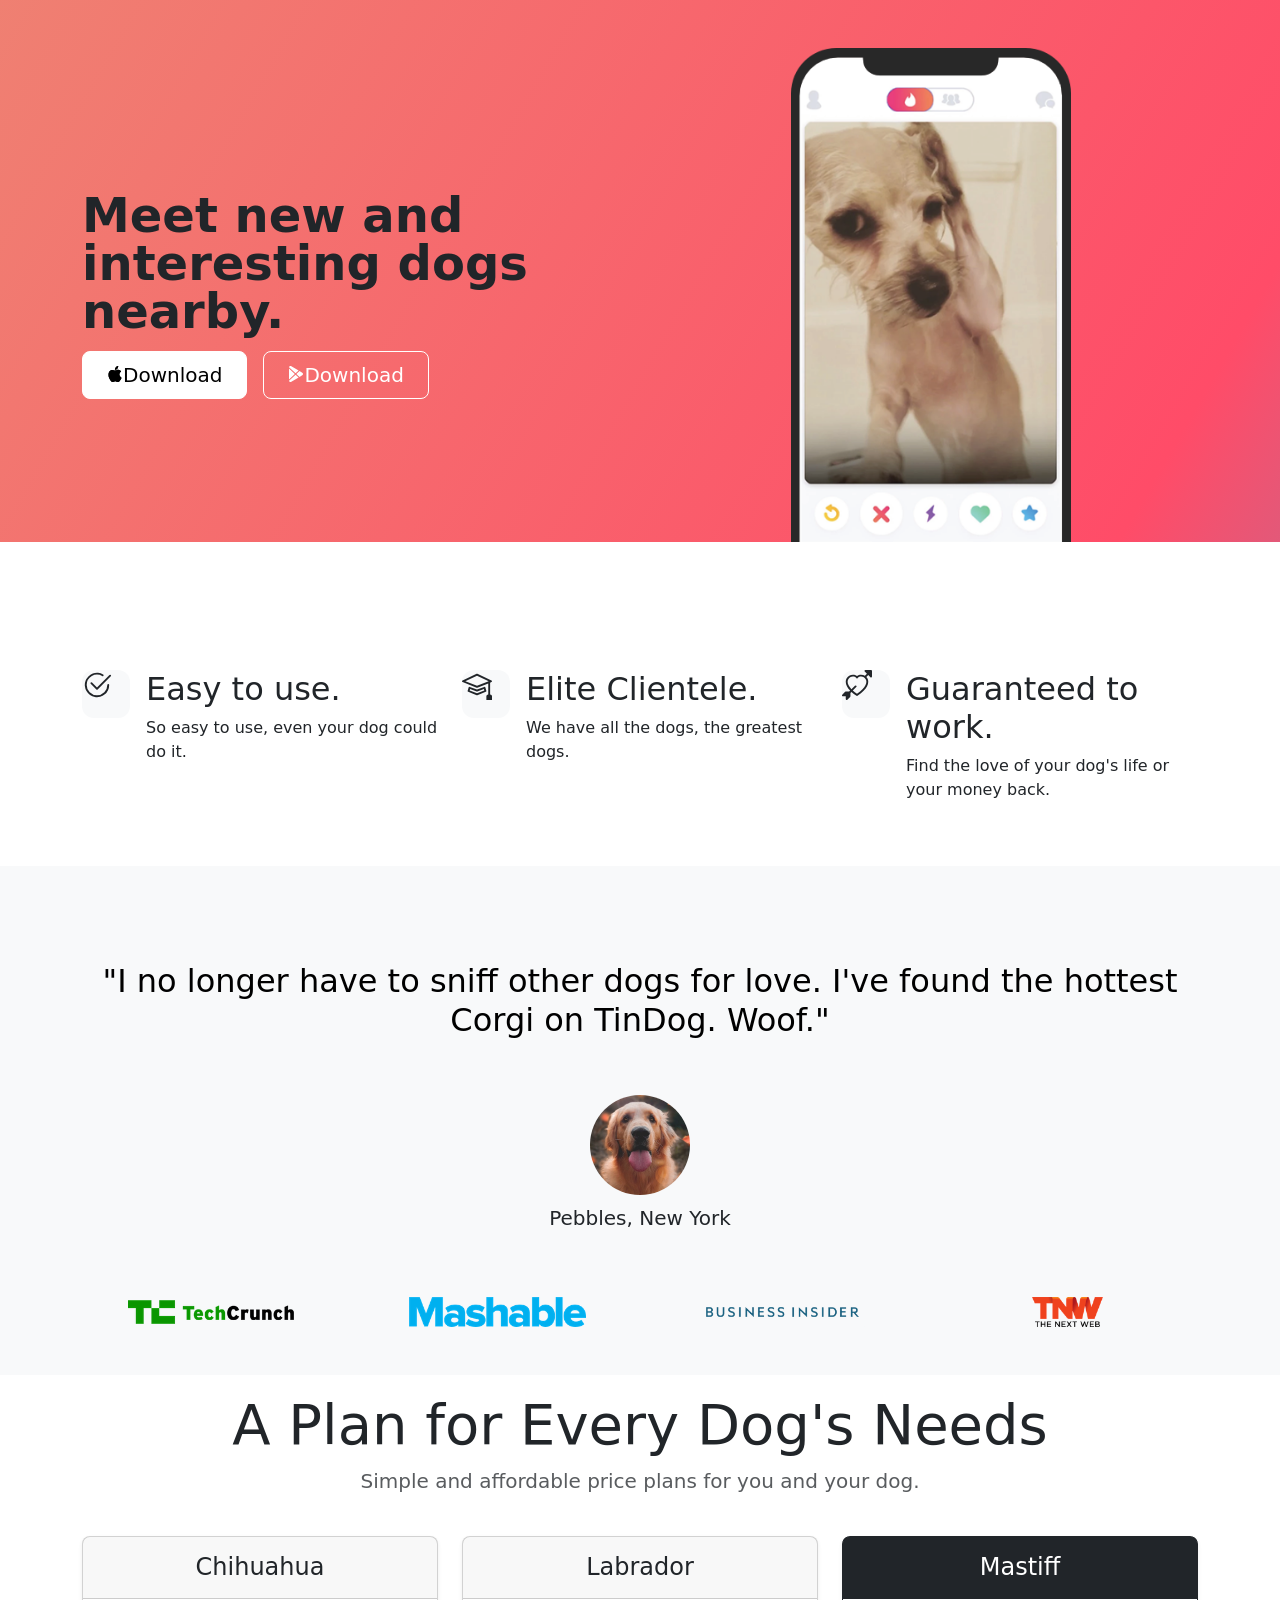
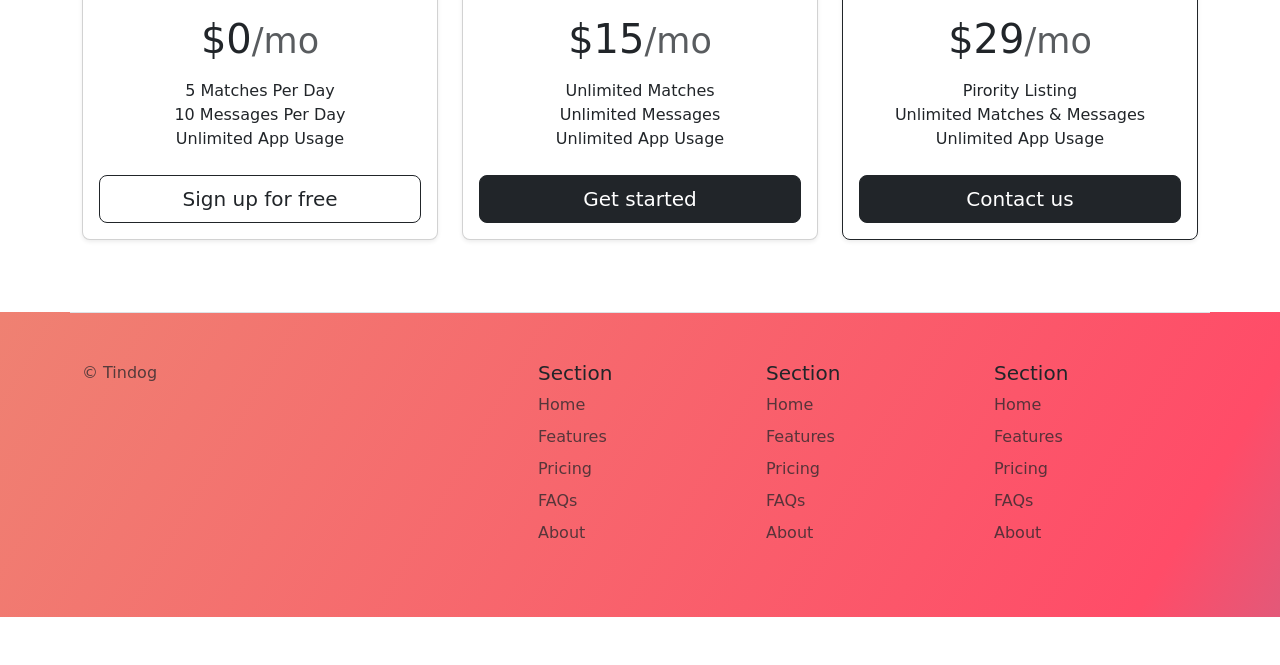
<file: index.html>
<!DOCTYPE html>
<html lang="en">

<head>
  <meta charset="UTF-8">
  <meta name="viewport" content="width=device-width, initial-scale=1.0">
  <title>TinDog</title>
  <link href="https://cdn.jsdelivr.net/npm/bootstrap@5.3.8/dist/css/bootstrap.min.css" rel="stylesheet" integrity="sha384-sRIl4kxILFvY47J16cr9ZwB07vP4J8+LH7qKQnuqkuIAvNWLzeN8tE5YBujZqJLB" crossorigin="anonymous">
  <script src="https://cdn.jsdelivr.net/npm/bootstrap@5.3.8/dist/js/bootstrap.bundle.min.js" integrity="sha384-FKyoEForCGlyvwx9Hj09JcYn3nv7wiPVlz7YYwJrWVcXK/BmnVDxM+D2scQbITxI" crossorigin="anonymous"></script>
  <link rel="stylesheet" href="css/style.css">
</head>

<body>

  <!-- Title -->
  <section id="title  gradient-background">
<div class = "gradient-background">
<div class = "container">
    <div class="row flex-lg-row-reverse align-items-center g-5 " style="padding-top: 3rem;">
      <div class="col-10 col-sm-8 col-lg-6">
        <img src="images/iphone.png" class="d-block mx-lg-auto img-fluid " alt="Bootstrap Themes" width="280" height="1000" loading="lazy">
      </div>
      <div class="col-lg-6">
        <h1 class="display-5 fw-bold lh-1 mb-3">Meet new and interesting dogs nearby.</h1>
        
        <div class="d-grid gap-2 d-md-flex justify-content-md-start">
          <button type="button" class="btn btn-primary btn-lg px-4 me-md-2" style="color:black; background-color:white ;border-color:white  "><svg xmlns="http://www.w3.org/2000/svg" width="16" height="16" fill="currentColor"
                class="bi bi-apple mb-1" viewBox="0 0 16 16">
<path
                  d="M11.182.008C11.148-.03 9.923.023 8.857 1.18c-1.066 1.156-.902 2.482-.878 2.516.024.034 1.52.087 2.475-1.258.955-1.345.762-2.391.728-2.43Zm3.314 11.733c-.048-.096-2.325-1.234-2.113-3.422.212-2.189 1.675-2.789 1.698-2.854.023-.065-.597-.79-1.254-1.157a3.692 3.692 0 0 0-1.563-.434c-.108-.003-.483-.095-1.254.116-.508.139-1.653.589-1.968.607-.316.018-1.256-.522-2.267-.665-.647-.125-1.333.131-1.824.328-.49.196-1.422.754-2.074 2.237-.652 1.482-.311 3.83-.067 4.56.244.729.625 1.924 1.273 2.796.576.984 1.34 1.667 1.659 1.899.319.232 1.219.386 1.843.067.502-.308 1.408-.485 1.766-.472.357.013 1.061.154 1.782.539.571.197 1.111.115 1.652-.105.541-.221 1.324-1.059 2.238-2.758.347-.79.505-1.217.473-1.282Z" />
<path
                  d="M11.182.008C11.148-.03 9.923.023 8.857 1.18c-1.066 1.156-.902 2.482-.878 2.516.024.034 1.52.087 2.475-1.258.955-1.345.762-2.391.728-2.43Zm3.314 11.733c-.048-.096-2.325-1.234-2.113-3.422.212-2.189 1.675-2.789 1.698-2.854.023-.065-.597-.79-1.254-1.157a3.692 3.692 0 0 0-1.563-.434c-.108-.003-.483-.095-1.254.116-.508.139-1.653.589-1.968.607-.316.018-1.256-.522-2.267-.665-.647-.125-1.333.131-1.824.328-.49.196-1.422.754-2.074 2.237-.652 1.482-.311 3.83-.067 4.56.244.729.625 1.924 1.273 2.796.576.984 1.34 1.667 1.659 1.899.319.232 1.219.386 1.843.067.502-.308 1.408-.485 1.766-.472.357.013 1.061.154 1.782.539.571.197 1.111.115 1.652-.105.541-.221 1.324-1.059 2.238-2.758.347-.79.505-1.217.473-1.282Z" />
</svg>Download</button>
          <button type="button" class="btn btn-outline-secondary btn-lg px-4 color =" style = "color:white;border-color:white"><svg xmlns="http://www.w3.org/2000/svg" width="16" height="16" fill="currentColor"
                class="bi bi-google-play mb-1" viewBox="0 0 16 16">
<path
                  d="M14.222 9.374c1.037-.61 1.037-2.137 0-2.748L11.528 5.04 8.32 8l3.207 2.96 2.694-1.586Zm-3.595 2.116L7.583 8.68 1.03 14.73c.201 1.029 1.36 1.61 2.303 1.055l7.294-4.295ZM1 13.396V2.603L6.846 8 1 13.396ZM1.03 1.27l6.553 6.05 3.044-2.81L3.333.215C2.39-.341 1.231.24 1.03 1.27Z" />
</svg>Download</button>
        </div>
      </div>
    </div>
</div>
</div>
  </section>
  <!-- Features -->
  <section id="features">
<div class="container" style="margin-top: 5rem;">
    <div class="row g-4 py-5 row-cols-1 row-cols-lg-3">
      <div class="col d-flex align-items-start">
        <div class="icon-square bg-light text-dark flex-shrink-0 me-3">
          <svg xmlns="http://www.w3.org/2000/svg" height="30" fill="currentColor" class="bi bi-check2-circle"
              viewBox="0 0 16 16">
<path
                d="M2.5 8a5.5 5.5 0 0 1 8.25-4.764.5.5 0 0 0 .5-.866A6.5 6.5 0 1 0 14.5 8a.5.5 0 0 0-1 0 5.5 5.5 0 1 1-11 0z" />
<path
                d="M15.354 3.354a.5.5 0 0 0-.708-.708L8 9.293 5.354 6.646a.5.5 0 1 0-.708.708l3 3a.5.5 0 0 0 .708 0l7-7z" />
</svg>
        </div>
        <div>
          <h2>Easy to use.</h2>
          <p>So easy to use, even your dog could do it.</p>
          
        </div>
      </div>
      <div class="col d-flex align-items-start">
        <div class="icon-square bg-light text-dark flex-shrink-0 me-3">
          <svg xmlns="http://www.w3.org/2000/svg" height="30" fill="currentColor" class="bi bi-mortarboard" viewBox="0 0 16 16">
<path d="M8.211 2.047a.5.5 0 0 0-.422 0l-7.5 3.5a.5.5 0 0 0 .025.917l7.5 3a.5.5 0 0 0 .372 0L14 7.14V13a1 1 0 0 0-1 1v2h3v-2a1 1 0 0 0-1-1V6.739l.686-.275a.5.5 0 0 0 .025-.917l-7.5-3.5ZM8 8.46 1.758 5.965 8 3.052l6.242 2.913L8 8.46Z"/>
<path d="M4.176 9.032a.5.5 0 0 0-.656.327l-.5 1.7a.5.5 0 0 0 .294.605l4.5 1.8a.5.5 0 0 0 .372 0l4.5-1.8a.5.5 0 0 0 .294-.605l-.5-1.7a.5.5 0 0 0-.656-.327L8 10.466 4.176 9.032Zm-.068 1.873.22-.748 3.496 1.311a.5.5 0 0 0 .352 0l3.496-1.311.22.748L8 12.46l-3.892-1.556Z"/>
</svg>
        </div>
        <div>
          <h2>Elite Clientele.</h2>
          <p>We have all the dogs, the greatest dogs.</p>
        </div>
      </div>
      <div class="col d-flex align-items-start">
        <div class="icon-square bg-light text-dark flex-shrink-0 me-3">
         <svg xmlns="http://www.w3.org/2000/svg" height="30" fill="currentColor" class="bi bi-arrow-through-heart"
              viewBox="0 0 16 16">
<path fill-rule="evenodd"
                d="M2.854 15.854A.5.5 0 0 1 2 15.5V14H.5a.5.5 0 0 1-.354-.854l1.5-1.5A.5.5 0 0 1 2 11.5h1.793l.53-.53c-.771-.802-1.328-1.58-1.704-2.32-.798-1.575-.775-2.996-.213-4.092C3.426 2.565 6.18 1.809 8 3.233c1.25-.98 2.944-.928 4.212-.152L13.292 2 12.147.854A.5.5 0 0 1 12.5 0h3a.5.5 0 0 1 .5.5v3a.5.5 0 0 1-.854.354L14 2.707l-1.006 1.006c.236.248.44.531.6.845.562 1.096.585 2.517-.213 4.092-.793 1.563-2.395 3.288-5.105 5.08L8 13.912l-.276-.182a21.86 21.86 0 0 1-2.685-2.062l-.539.54V14a.5.5 0 0 1-.146.354l-1.5 1.5Zm2.893-4.894A20.419 20.419 0 0 0 8 12.71c2.456-1.666 3.827-3.207 4.489-4.512.679-1.34.607-2.42.215-3.185-.817-1.595-3.087-2.054-4.346-.761L8 4.62l-.358-.368c-1.259-1.293-3.53-.834-4.346.761-.392.766-.464 1.845.215 3.185.323.636.815 1.33 1.519 2.065l1.866-1.867a.5.5 0 1 1 .708.708L5.747 10.96Z" />
</svg>
        </div>
        <div>
          <h2>Guaranteed to work.</h2>
          <p>Find the love of your dog's life or your money back.</p>
          
        </div>
      </div>
    </div>
  
</div>
      
  </section>
  
 
  <section id="testimonial">
     <div class="p-5 text-center bg-body-tertiary">
        <div class="container py-5">
          <h2 class="text-body-emphasis">"I no longer have to sniff other dogs for love. I've found the hottest Corgi on
            TinDog. Woof."</h2>
          <img class="profile-img mt-5" src="./images/dog-img.jpg" alt="dog image">
          <p class="col-lg-8 mx-auto lead mt-2">
            Pebbles, New York
          </p>
        </div>

        <div class="container">
          <div class="row">
            <div class="col-lg-3 col-sm-12">
              <img src="./images/techcrunch.png" alt="techcrunch" height="30">
            </div>
            <div class="col-lg-3 col-sm-12">
              <img src="./images/mashable.png" alt="mashable" height="30">
            </div>
            <div class="col-lg-3 col-sm-12">
              <img src="./images/bizinsider.png" alt="bizinsider" height="30">
            </div>
            <div class="col-lg-3 col-sm-12">
              <img src="./images/tnw.png" alt="tnw" height="30">
            </div>
          </div>
        </div>
      </div>
    
  </section>
 
    

      
     <section id="pricing">
    <div class="container">
      <div class="pricing-header p-3 pb-md-4 mx-auto text-center">
        <h2 class="display-4 fw-normal">A Plan for Every Dog's Needs</h2>
        <p class="fs-5 text-body-secondary">Simple and affordable price plans for you and your dog.
      </div>
      <div class="row row-cols-1 row-cols-md-3 mb-3 text-center">
        <div class="col">
          <div class="card mb-4 rounded-3 shadow-sm">
            <div class="card-header py-3">
              <h4 class="my-0 fw-normal">Chihuahua</h4>
            </div>
            <div class="card-body">
              <h1 class="card-title pricing-card-title">$0<small class="text-body-secondary fw-light">/mo</small></h1>
              <ul class="list-unstyled mt-3 mb-4">
                <li>5 Matches Per Day</li>
                <li>10 Messages Per Day</li>
                <li>Unlimited App Usage</li>
              </ul>
              <button type="button" class="w-100 btn btn-lg btn-outline-dark">Sign up for free</button>
            </div>
          </div>
        </div>
        <div class="col">
          <div class="card mb-4 rounded-3 shadow-sm">
            <div class="card-header py-3">
              <h4 class="my-0 fw-normal">Labrador</h4>
            </div>
            <div class="card-body">
              <h1 class="card-title pricing-card-title">$15<small class="text-body-secondary fw-light">/mo</small></h1>
              <ul class="list-unstyled mt-3 mb-4">
                <li>Unlimited Matches</li>
                <li>Unlimited Messages</li>
                <li>Unlimited App Usage</li>
              </ul>
              <button type="button" class="w-100 btn btn-lg btn-dark">Get started</button>
            </div>
          </div>
        </div>
        <div class="col">
          <div class="card mb-4 rounded-3 shadow-sm border-dark">
            <div class="card-header py-3 text-bg-dark border-dark">
              <h4 class="my-0 fw-normal">Mastiff</h4>
            </div>
            <div class="card-body">
              <h1 class="card-title pricing-card-title">$29<small class="text-body-secondary fw-light">/mo</small></h1>
              <ul class="list-unstyled mt-3 mb-4">
                <li>Pirority Listing</li>
                <li>Unlimited Matches & Messages</li>
                <li>Unlimited App Usage</li>
              </ul>
              <button type="button" class="w-100 btn btn-lg btn-dark">Contact us</button>
            </div>
          </div>
        </div>
      </div>
    </div>
  </section>
  <!-- Footer -->
  <section id="contact" class="gradient-background">
    <div class="container ">
      <footer class="row row-cols-1 row-cols-sm-2 row-cols-md-5 py-5 mt-5 border-top">
        <div class="col mb-3">

          <p class="text-body-secondary">© Tindog</p>
        </div>

        <div class="col mb-3">

        </div>

        <div class="col mb-3">
          <h5>Section</h5>
          <ul class="nav flex-column">
            <li class="nav-item mb-2"><a href="#" class="nav-link p-0 text-body-secondary">Home</a></li>
            <li class="nav-item mb-2"><a href="#" class="nav-link p-0 text-body-secondary">Features</a></li>
            <li class="nav-item mb-2"><a href="#" class="nav-link p-0 text-body-secondary">Pricing</a></li>
            <li class="nav-item mb-2"><a href="#" class="nav-link p-0 text-body-secondary">FAQs</a></li>
            <li class="nav-item mb-2"><a href="#" class="nav-link p-0 text-body-secondary">About</a></li>
          </ul>
        </div>

        <div class="col mb-3">
          <h5>Section</h5>
          <ul class="nav flex-column">
            <li class="nav-item mb-2"><a href="#" class="nav-link p-0 text-body-secondary">Home</a></li>
            <li class="nav-item mb-2"><a href="#" class="nav-link p-0 text-body-secondary">Features</a></li>
            <li class="nav-item mb-2"><a href="#" class="nav-link p-0 text-body-secondary">Pricing</a></li>
            <li class="nav-item mb-2"><a href="#" class="nav-link p-0 text-body-secondary">FAQs</a></li>
            <li class="nav-item mb-2"><a href="#" class="nav-link p-0 text-body-secondary">About</a></li>
          </ul>
        </div>

        <div class="col mb-3">
          <h5>Section</h5>
          <ul class="nav flex-column">
            <li class="nav-item mb-2"><a href="#" class="nav-link p-0 text-body-secondary">Home</a></li>
            <li class="nav-item mb-2"><a href="#" class="nav-link p-0 text-body-secondary">Features</a></li>
            <li class="nav-item mb-2"><a href="#" class="nav-link p-0 text-body-secondary">Pricing</a></li>
            <li class="nav-item mb-2"><a href="#" class="nav-link p-0 text-body-secondary">FAQs</a></li>
            <li class="nav-item mb-2"><a href="#" class="nav-link p-0 text-body-secondary">About</a></li>
          </ul>
        </div>
      </footer>
    </div>
  </section>
</body>

</html>
</file>
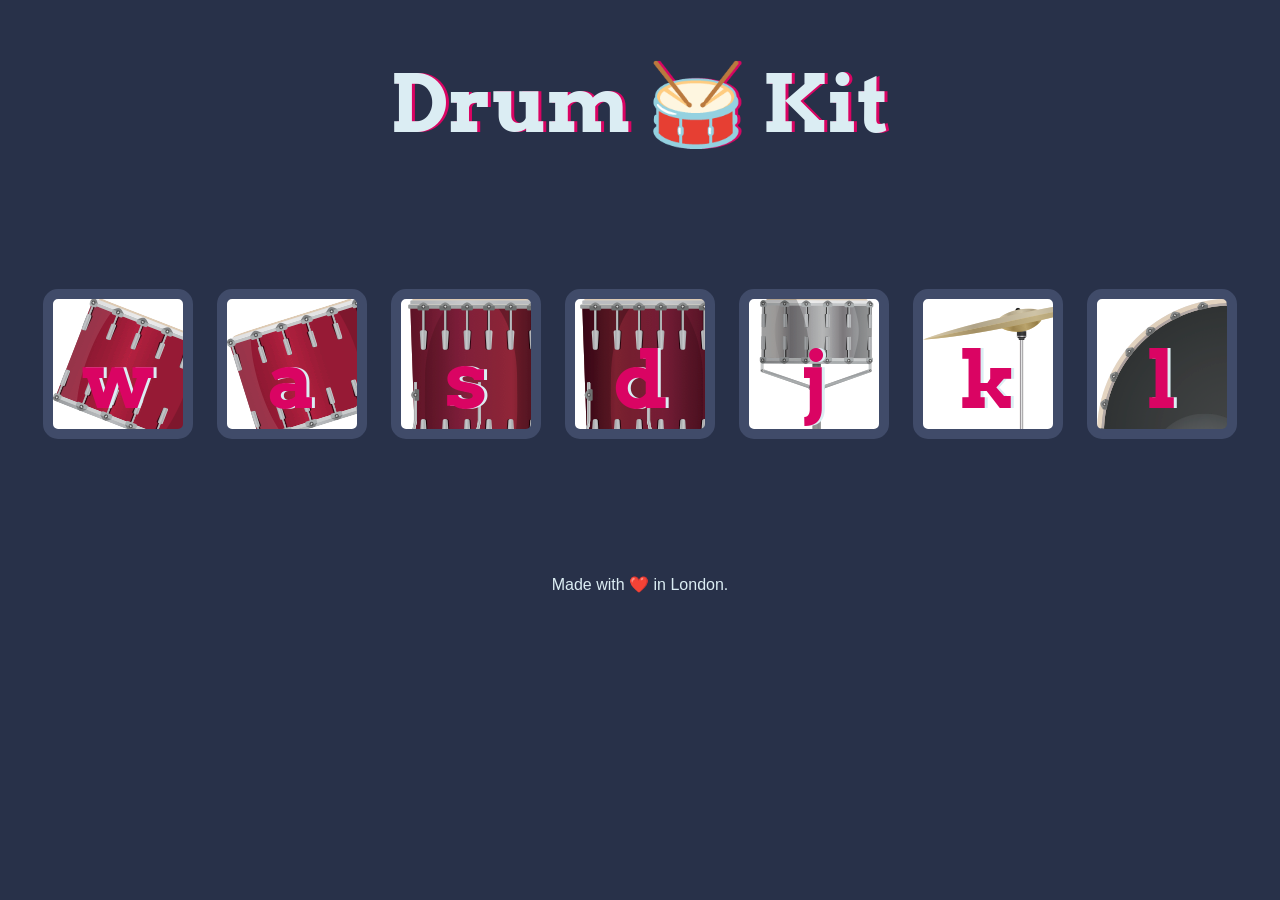
<file: Javascript(ES6)/Drum Kit Starting Files/index.html>
<!DOCTYPE html>
<html lang="en" dir="ltr">

<head>
  <meta charset="utf-8">
  <title>Drum Kit</title>
  <link rel="stylesheet" href="styles.css">
  <link href="https://fonts.googleapis.com/css?family=Arvo" rel="stylesheet">
</headw>

<body>

  <h1 id="title">Drum 🥁 Kit</h1>
  <div class="set">
    <button class="w drum">w</button>
    <button class="a drum">a</button>
    <button class="s drum">s</button>
    <button class="d drum">d</button>
    <button class="j drum">j</button>
    <button class="k drum">k</button>
    <button class="l drum">l</button>
  </div>


  <footer>
    Made with ❤️ in London.
  </footer>

  <script src="index.js"></script>
</body>

</html>
</file>
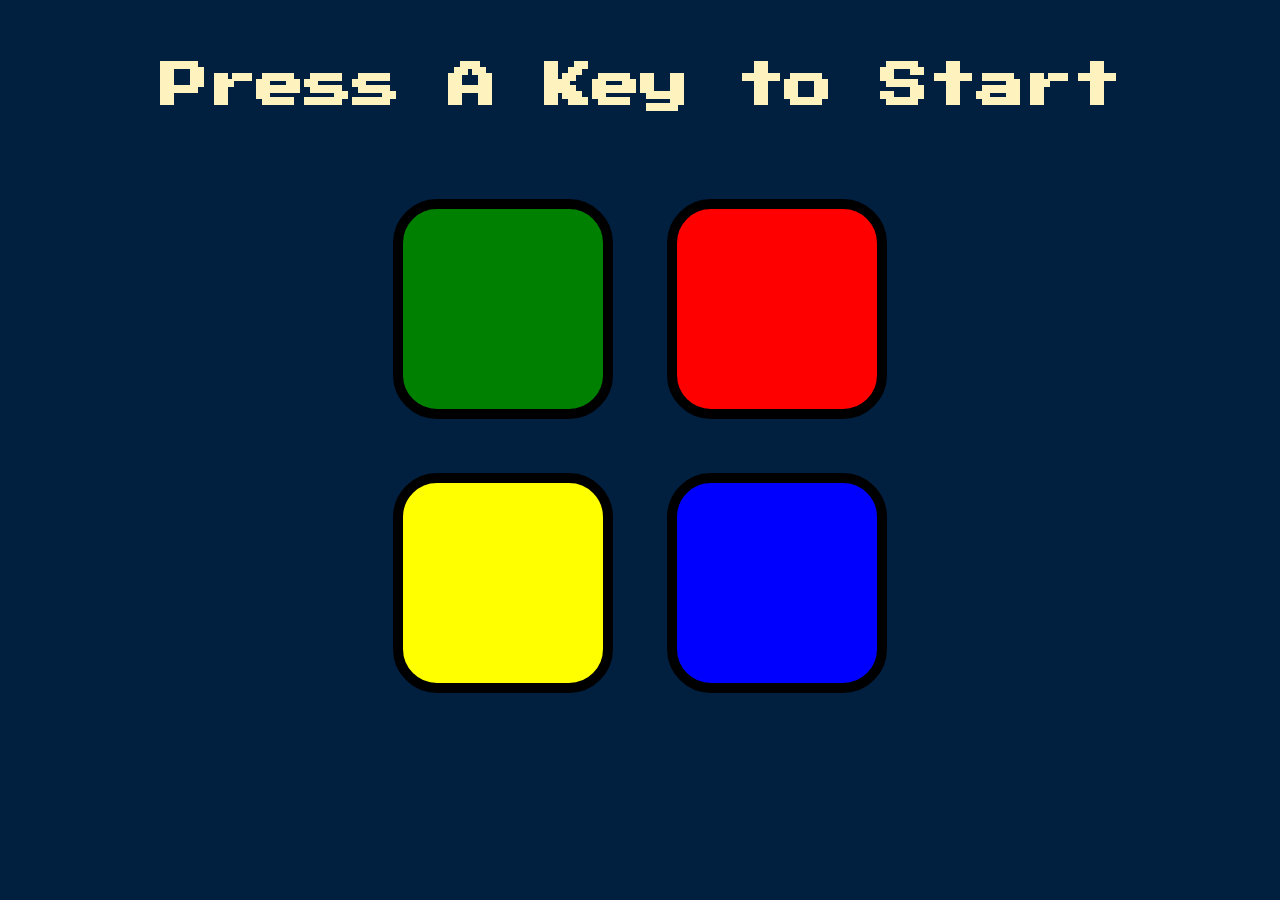
<file: Javascript(ES6)/Simon Game Challenge Starting Files/index.html>
<!DOCTYPE html>
<html lang="en" dir="ltr">

<head>
  <meta charset="utf-8">
  <title>Simon</title>
  <link rel="stylesheet" href="styles.css">
  <link href="https://fonts.googleapis.com/css?family=Press+Start+2P" rel="stylesheet">


</head>

<body>
  <h1 id="level-title">Press A Key to Start</h1>
  <div class="container">
    <div lass="row">

      <div type="button" id="green" class="btn green">

      </div>

      <div type="button" id="red" class="btn red">

      </div>
    </div>

    <div class="row">

      <div type="button" id="yellow" class="btn yellow">

      </div>
      <div type="button" id="blue" class="btn blue">

      </div>

    </div>

  </div>

  <script src="https://code.jquery.com/jquery-3.7.1.min.js" integrity="sha256-/JqT3SQfawRcv/BIHPThkBvs0OEvtFFmqPF/lYI/Cxo=" crossorigin="anonymous"></script>
<script src ="game.js"></script>
</body>

</html>
</file>
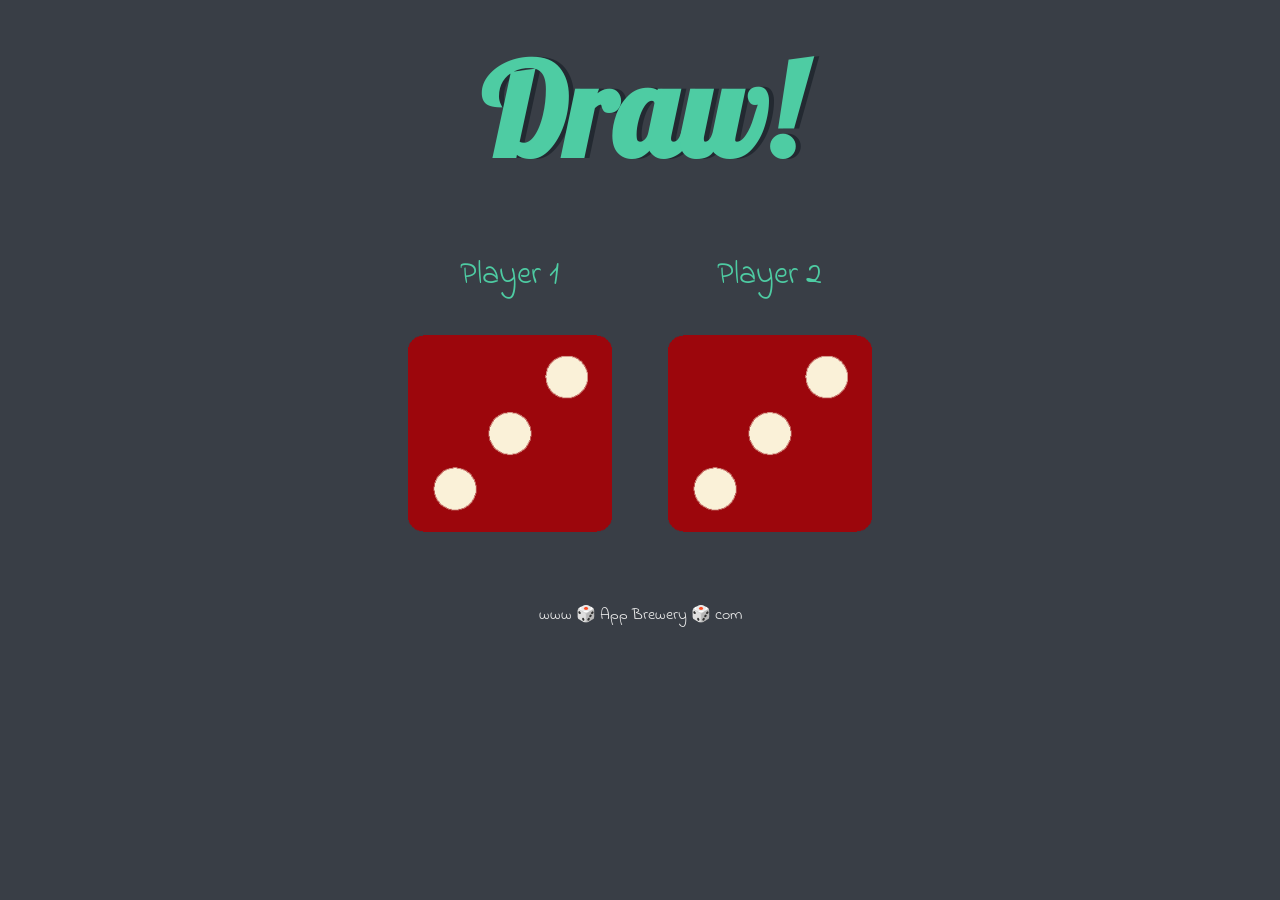
<file: Javascript(ES6)/Dice_game/dicee.html>
<!DOCTYPE html>
<html lang="en" dir="ltr">
  <head>
    <meta charset="utf-8" />
    <title>Dicee</title>
    <link rel="stylesheet" href="styles.css" />
    <link
      href="https://fonts.googleapis.com/css?family=Indie+Flower|Lobster"
      rel="stylesheet"
    />
  </head>
  <body>
    <div class="container">
      <h1>Refresh Me</h1>

      <div class="dice">
        <p>Player 1</p>
        <img class="img1" src="images/dice6.png" />
      </div>

      <div class="dice">
        <p>Player 2</p>
        <img class="img2" src="images/dice6.png" />
      </div>
    </div>

    <footer>www 🎲 App Brewery 🎲 com</footer>
    <script src = "index.js"></script>
  </body>
</html>
</file>
<file: css/style.css>
.gradient-background {
  background: linear-gradient(300deg, #00bfff, #ff4c68, #ef8172);
  background-size: 180% 180%;
  animation: gradient-animation 18s ease infinite;
}

@keyframes gradient-animation {
  0% {
    background-position: 0% 50%;
  }
  50% {
    background-position: 100% 50%;
  }
  100% {
    background-position: 0% 50%;
  }
}

.icon-square {
  width: 3rem;
  height: 3rem;
  border-radius: 0.75rem;
}

.profile-img {
  height: 100px;
  border-radius: 50%;
}
</file>
<file: Javascript(ES6)/Drum Kit Starting Files/styles.css>
body {
  text-align: center;
  background-color: #283149;
}

h1 {
  font-size: 5rem;
  color: #DBEDF3;
  font-family: "Arvo", cursive;
  text-shadow: 3px 0 #DA0463;

}

footer {
  color: #DBEDF3;
  font-family: sans-serif;
}

.w {
  background-image:url("images/tom1.png");
}

.a {

  background-image:url("images/tom2.png");
}

.s {

  background-image:url("images/tom3.png");
}

.d {

  background-image:url("images/tom4.png");
}

.j {

  background-image:url("images/snare.png");
}

.k {

  background-image:url("images/crash.png");
}

.l {
  background-image:url("images/kick.png");

}

.set {
  margin: 10% auto;
}

.game-over {
  background-color: red;
  opacity: 0.8;
}

.pressed {
  box-shadow: 0 3px 4px 0 #DBEDF3;
  opacity: 0.5;
}

.red {
  color: red;
}

.drum {
  outline: none;
  border: 10px solid #404B69;
  font-size: 5rem;
  font-family: 'Arvo', cursive;
  line-height: 2;
  font-weight: 900;
  color: #DA0463;
  text-shadow: 3px 0 #DBEDF3;
  border-radius: 15px;
  display: inline-block;
  width: 150px;
  height: 150px;
  text-align: center;
  margin: 10px;
  background-color: white;
}
</file>
<file: Javascript(ES6)/Simon Game Challenge Starting Files/styles.css>
body {
  text-align: center;
  background-color: #011F3F;
}

#level-title {
  font-family: 'Press Start 2P', cursive;
  font-size: 3rem;
  margin:  5%;
  color: #FEF2BF;
}

.container {
  display: block;
  width: 50%;
  margin: auto;

}

.btn {
  margin: 25px;
  display: inline-block;
  height: 200px;
  width: 200px;
  border: 10px solid black;
  border-radius: 20%;
}

.game-over {
  background-color: red;
  opacity: 0.8;
}

.red {
  background-color: red;
}

.green {
  background-color: green;
}

.blue {
  background-color: blue;
}

.yellow {
  background-color: yellow;
}

.pressed {
  box-shadow: 0 0 20px white;
  background-color: grey;
}
</file>
<file: Javascript(ES6)/Dice_game/styles.css>
.container {
  width: 70%;
  margin: auto;
  text-align: center;
}

.dice {
  text-align: center;
  display: inline-block;

}

body {
  background-color: #393E46;
}

h1 {
  margin: 30px;
  font-family: 'Lobster', cursive;
  text-shadow: 5px 0 #232931;
  font-size: 8rem;
  color: #4ECCA3;
}

p {
  font-size: 2rem;
  color: #4ECCA3;
  font-family: 'Indie Flower', cursive;
}

img {
  width: 80%;
}

footer {
  margin-top: 5%;
  color: #EEEEEE;
  text-align: center;
  font-family: 'Indie Flower', cursive;

}
</file>
